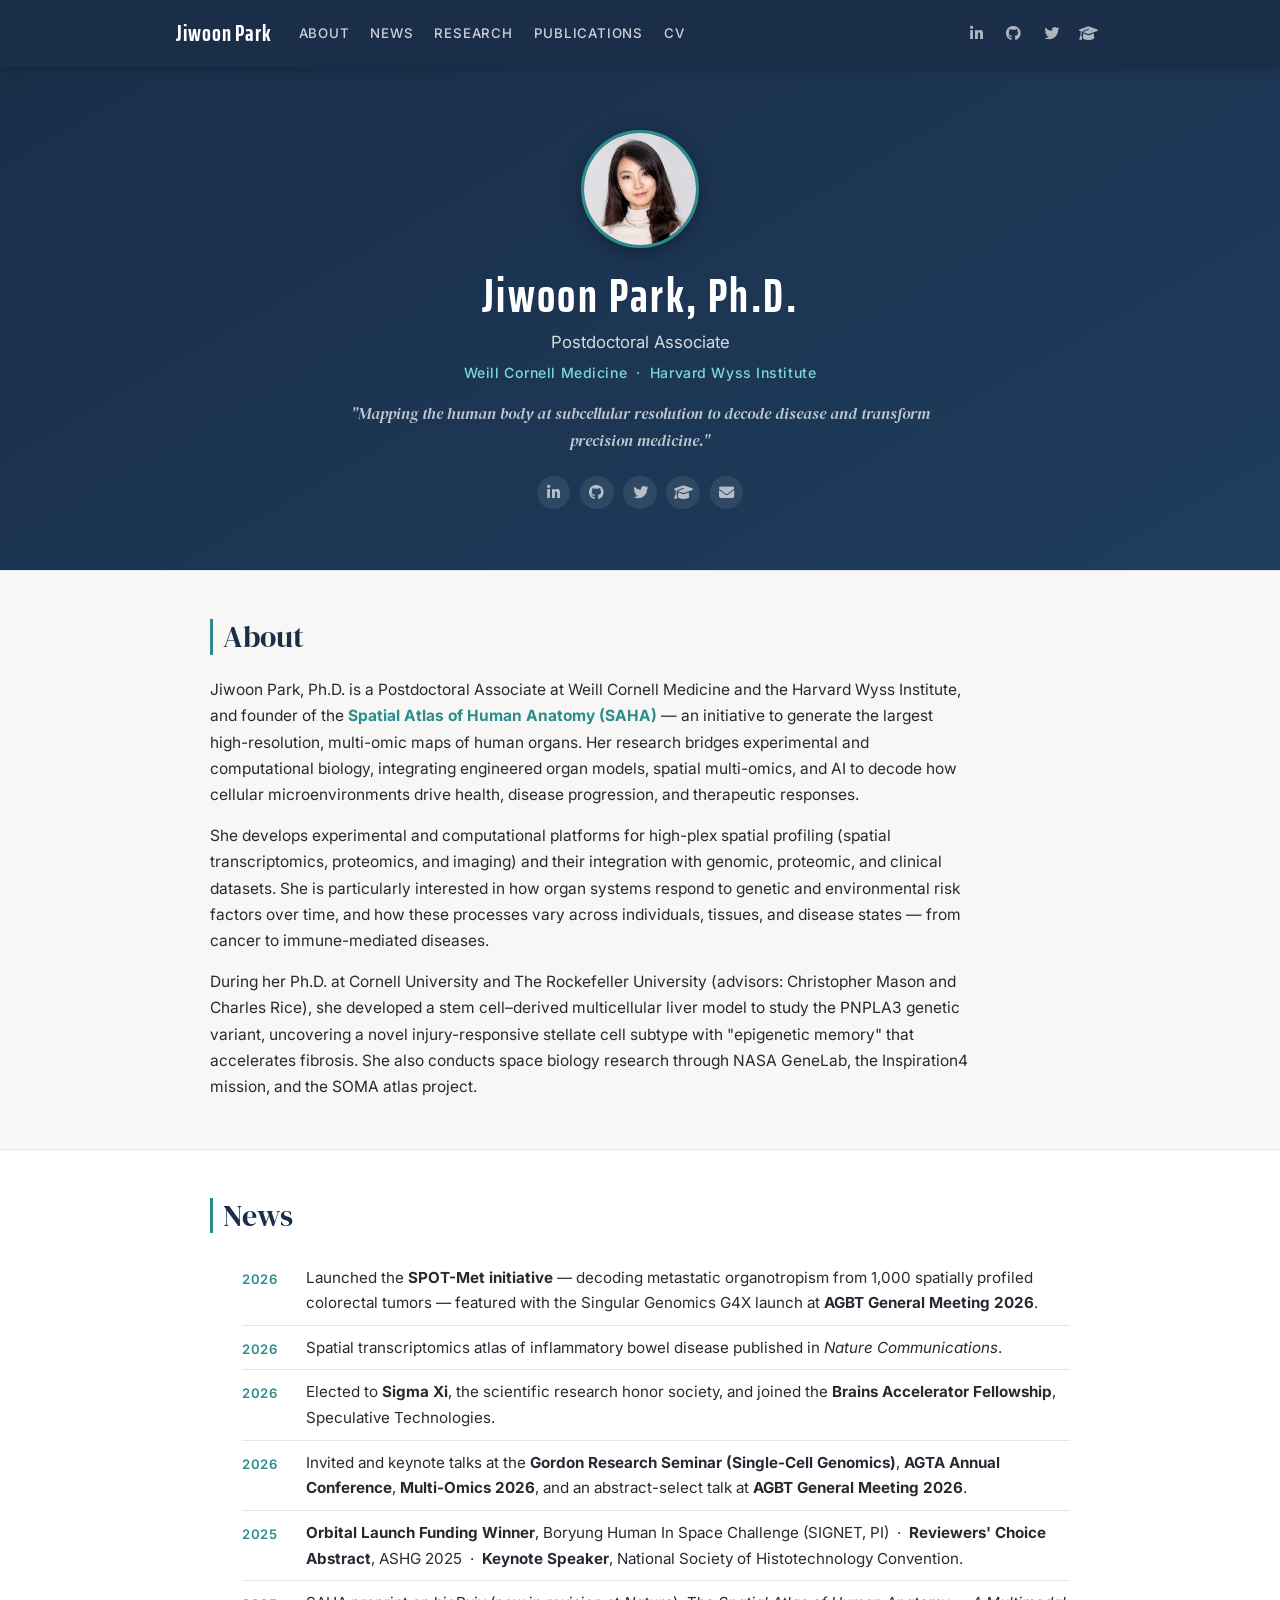
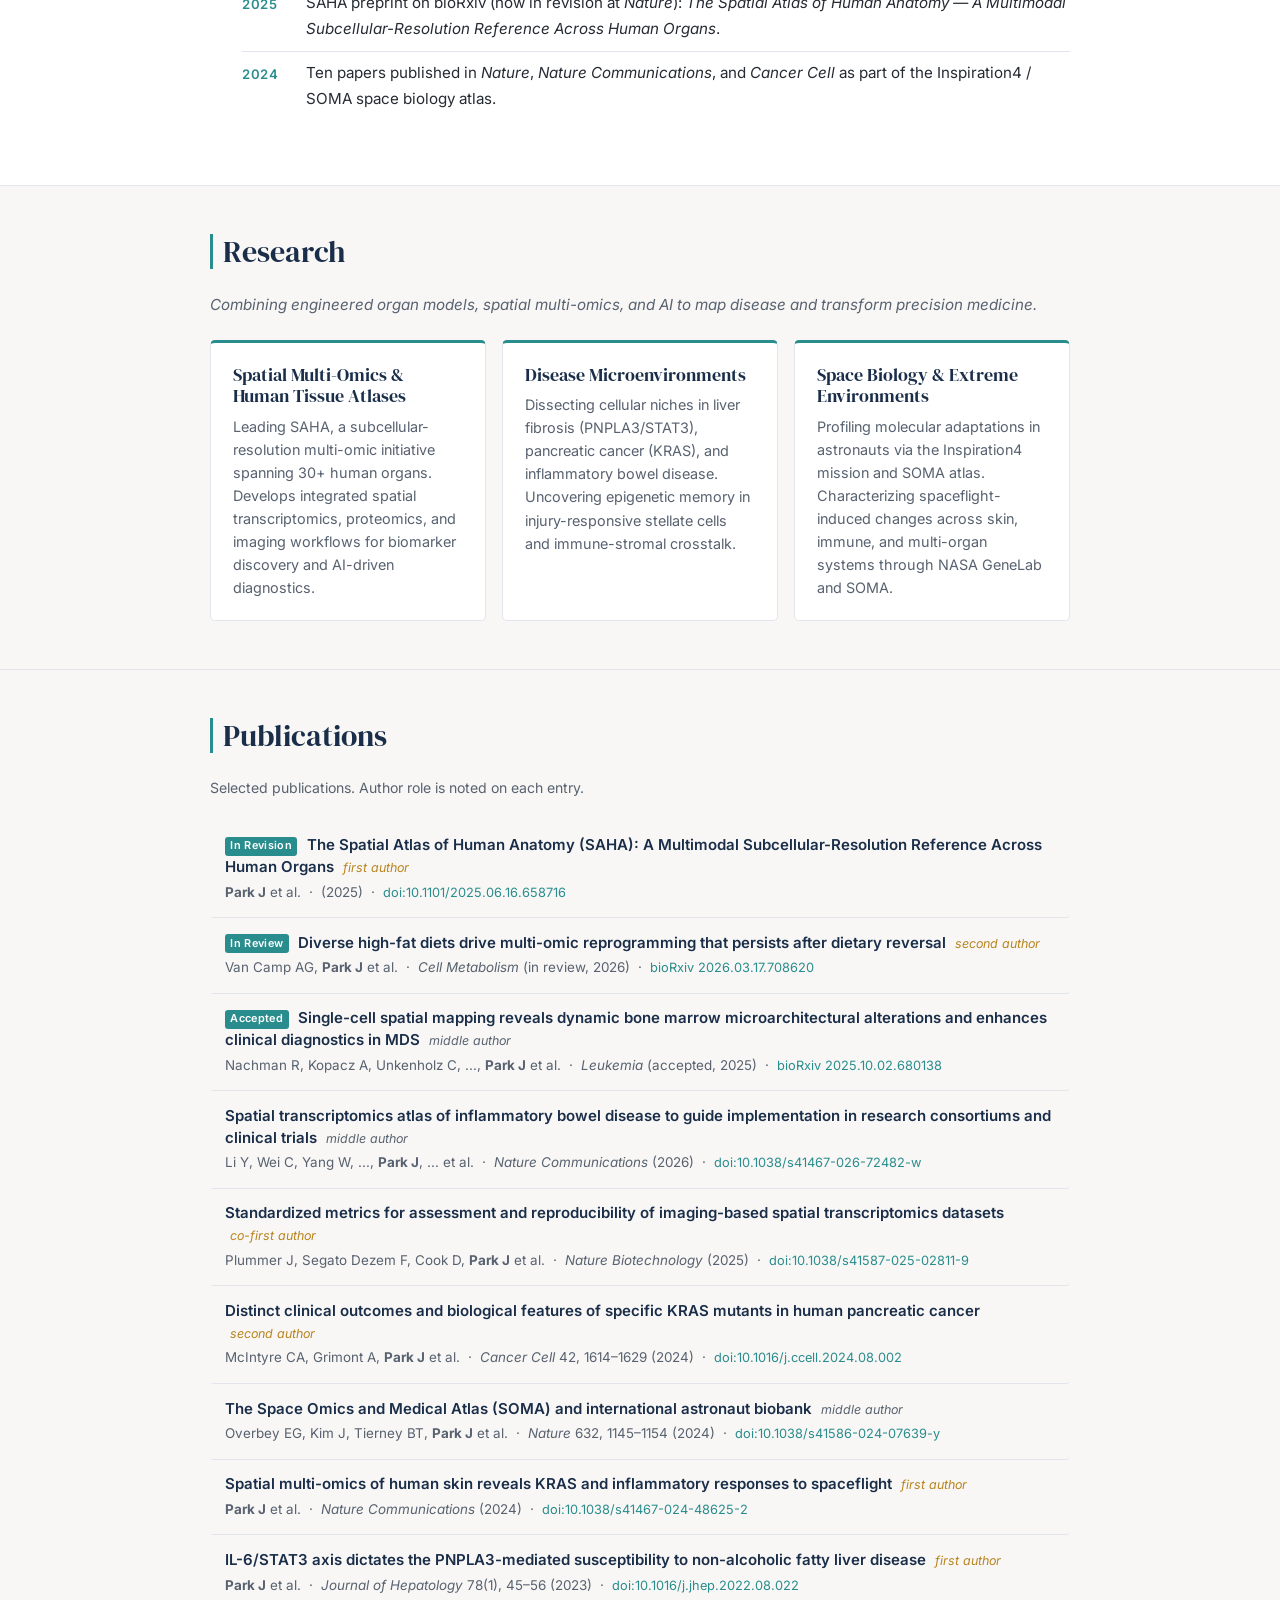
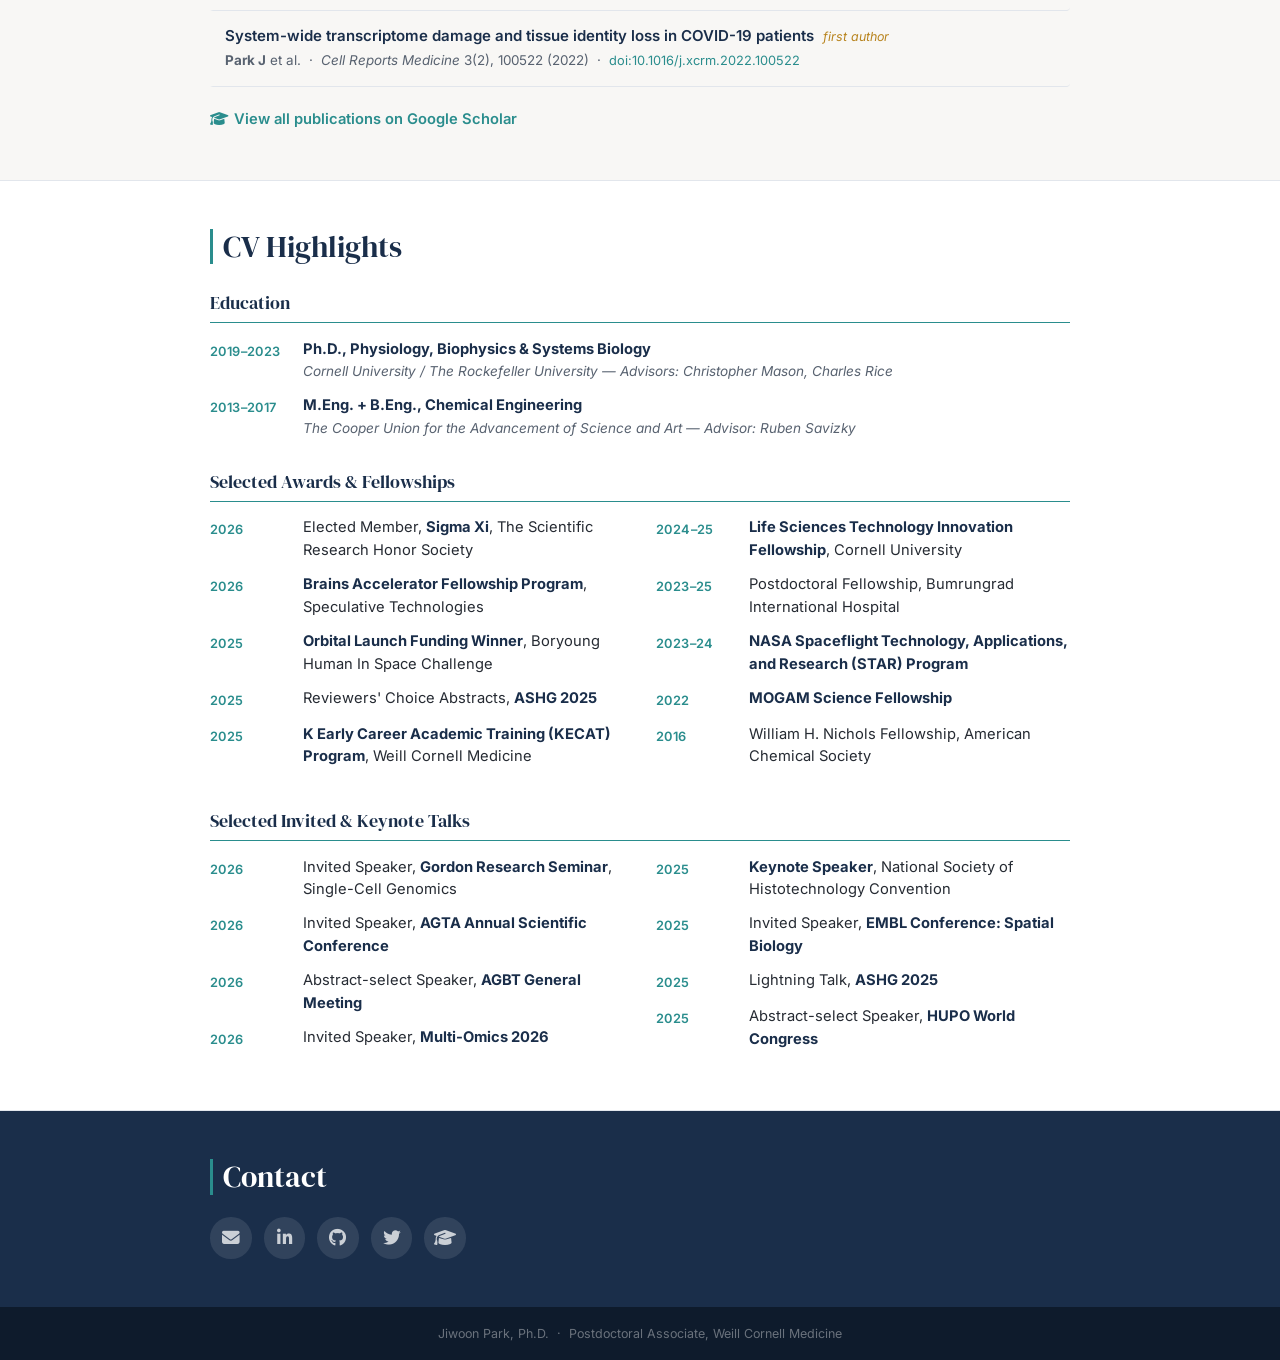
<file: index.html>
<!DOCTYPE html>
<html lang="en">
<head>
  <meta charset="utf-8" />
  <meta name="viewport" content="width=device-width, initial-scale=1" />
  <title>Jiwoon Park</title>
  <!-- Bootstrap 5 -->
  <link href="https://cdn.jsdelivr.net/npm/bootstrap@5.3.3/dist/css/bootstrap.min.css" rel="stylesheet" />
  <!-- Font Awesome -->
  <link href="https://cdnjs.cloudflare.com/ajax/libs/font-awesome/6.5.0/css/all.min.css" rel="stylesheet" />
  <!--
    Fonts:
    - Saira Extra Condensed: hero name / brand mark only
    - DM Serif Display: section headings (readable, scholarly, elegant)
    - Inter: body copy
  -->
  <link href="https://fonts.googleapis.com/css2?family=Saira+Extra+Condensed:wght@600;700&family=DM+Serif+Display:ital@0;1&family=Inter:wght@400;500;600&display=swap" rel="stylesheet" />
  <style>
    /* =====================
       DESIGN TOKENS
    ===================== */
    :root {
      /* OKLCH-informed palette — tinted neutrals, no pure grays */
      --clr-navy:      #1a2e4a;       /* primary / nav bg */
      --clr-teal:      #2a8d8d;       /* accent */
      --clr-bg:        #f8f7f5;       /* warm off-white, not pure #fafafa */
      --clr-surface:   #ffffff;
      --clr-text:      #262b33;       /* near-black with blue tint */
      --clr-muted:     #586270;       /* tinted, not pure gray */
      --clr-border:    #e2e6ec;
      --clr-gold:      #b8841e;       /* slightly deeper for WCAG AA */

      --font-brand:    'Saira Extra Condensed', sans-serif;   /* hero name only */
      --font-head:     'DM Serif Display', serif;             /* all section headings */
      --font-body:     'Inter', sans-serif;

      --max-w:         900px;
      --section-gap:   3rem;          /* tightened from 4rem */
    }

    /* =====================
       BASE
    ===================== */
    *, *::before, *::after { box-sizing: border-box; margin: 0; padding: 0; }
    html { scroll-behavior: smooth; }

    body {
      font-family: var(--font-body);
      font-size: 15.5px;
      color: var(--clr-text);
      background: var(--clr-bg);
      line-height: 1.7;
    }

    h1, h2, h3, h4 { color: var(--clr-navy); line-height: 1.2; }
    a { color: var(--clr-teal); text-decoration: none; }
    a:hover { color: var(--clr-navy); text-decoration: underline; }

    /* =====================
       NAVBAR
    ===================== */
    #topNav {
      background: var(--clr-navy);
      padding: 0.55rem 1.5rem;
      position: fixed;
      top: 0; left: 0; right: 0;
      z-index: 1000;
      box-shadow: 0 2px 10px rgba(0,0,0,0.22);
    }

    #topNav .navbar-brand {
      font-family: var(--font-brand);
      font-weight: 700;
      font-size: 1.45rem;
      color: #fff !important;
      letter-spacing: 0.04em;
    }

    #topNav .nav-link {
      font-family: var(--font-body);
      color: rgba(255,255,255,0.78) !important;
      font-size: 0.83rem;
      font-weight: 500;
      letter-spacing: 0.06em;
      text-transform: uppercase;
      padding: 0.35rem 0.65rem;
      transition: color 0.18s;
    }
    #topNav .nav-link:hover,
    #topNav .nav-link.active { color: #fff !important; }

    .social-icons-top { display: flex; gap: 0.45rem; align-items: center; }
    .social-icons-top a {
      color: rgba(255,255,255,0.65);
      font-size: 0.95rem;
      width: 1.9rem; height: 1.9rem;
      display: flex; align-items: center; justify-content: center;
      border-radius: 50%;
      transition: background 0.18s, color 0.18s;
    }
    .social-icons-top a:hover { background: var(--clr-teal); color: #fff; }

    /* =====================
       LAYOUT
    ===================== */
    .site-body { margin-top: 58px; }

    .content-wrap {
      max-width: var(--max-w);
      margin: 0 auto;
      padding: 0 1.25rem;
    }

    section { padding: var(--section-gap) 0; }
    section + section { border-top: 1px solid var(--clr-border); }

    /* Alternating section tints for visual rhythm */
    #news, #cv { background: var(--clr-surface); }

    /* =====================
       SECTION HEADINGS — DM Serif Display
    ===================== */
    .section-heading {
      font-family: var(--font-head);
      font-size: 1.85rem;
      font-weight: 400; /* DM Serif Display is naturally weighty at 400 */
      color: var(--clr-navy);
      border-left: 3px solid var(--clr-teal);
      padding-left: 0.65rem;
      margin-bottom: 1.4rem;
      letter-spacing: 0;
    }

    /* =====================
       HERO
    ===================== */
    #hero {
      background: linear-gradient(150deg, var(--clr-navy) 0%, #1e3d5c 100%);
      color: #fff;
      padding: 4.5rem 0 3.8rem;
      text-align: center;
    }

    .hero-photo {
      width: 118px; height: 118px;
      border-radius: 50%;
      border: 3px solid var(--clr-teal);
      object-fit: cover;
      margin-bottom: 1.2rem;
      box-shadow: 0 4px 20px rgba(0,0,0,0.32);
    }

    /* Hero name: Saira Extra Condensed is appropriate here as a display/logotype treatment */
    #hero h1 {
      font-family: var(--font-brand);
      font-size: 3rem;
      font-weight: 700;
      color: #fff;
      letter-spacing: 0.05em;
      margin-bottom: 0.2rem;
    }

    .hero-title {
      font-family: var(--font-body);
      font-size: 1.05rem;
      font-weight: 400;
      color: rgba(255,255,255,0.82);
      margin-bottom: 0.25rem;
    }

    .hero-affil {
      font-family: var(--font-body);
      font-size: 0.88rem;
      color: #7dd8d8; /* lighter teal against navy */
      margin-bottom: 1rem;
      font-weight: 500;
      letter-spacing: 0.04em;
    }

    .hero-tagline {
      font-family: var(--font-head);
      font-style: italic;
      font-size: 1rem;
      color: rgba(255,255,255,0.72);
      max-width: 580px;
      margin: 0 auto 1.4rem;
      line-height: 1.65;
    }

    .hero-social { display: flex; justify-content: center; gap: 0.6rem; }
    .hero-social a {
      color: rgba(255,255,255,0.65);
      background: rgba(255,255,255,0.08);
      width: 2.1rem; height: 2.1rem;
      border-radius: 50%;
      display: flex; align-items: center; justify-content: center;
      font-size: 0.95rem;
      transition: background 0.18s, color 0.18s;
    }
    .hero-social a:hover { background: var(--clr-teal); color: #fff; }

    /* =====================
       ABOUT
    ===================== */
    #about p {
      max-width: 760px;
      margin-bottom: 0.9rem;
      color: var(--clr-text);
    }
    #about p:last-child { margin-bottom: 0; }

    /* =====================
       NEWS
    ===================== */
    .news-list { list-style: none; }
    .news-list li {
      display: flex;
      gap: 1rem;
      padding: 0.55rem 0;
      border-bottom: 1px solid var(--clr-border);
      align-items: flex-start;
    }
    .news-list li:last-child { border-bottom: none; }

    .news-year {
      font-family: var(--font-body);
      font-weight: 600;
      font-size: 0.82rem;
      color: var(--clr-teal);
      min-width: 3rem;
      padding-top: 3px;
      letter-spacing: 0.04em;
    }

    .news-text { flex: 1; font-size: 0.95rem; }

    /* =====================
       RESEARCH
    ===================== */
    .research-card {
      background: var(--clr-surface);
      border: 1px solid var(--clr-border);
      border-top: 3px solid var(--clr-teal);
      border-radius: 5px;
      padding: 1.3rem 1.4rem;
      height: 100%;
      transition: box-shadow 0.2s;
    }
    .research-card:hover { box-shadow: 0 3px 16px rgba(26,46,74,0.09); }

    .research-card h3 {
      font-family: var(--font-head);
      font-size: 1.12rem;
      font-weight: 400;
      color: var(--clr-navy);
      margin-bottom: 0.5rem;
    }

    .research-card p {
      font-size: 0.9rem;
      color: var(--clr-muted);
      margin: 0;
      line-height: 1.6;
    }

    /* =====================
       PUBLICATIONS
    ===================== */
    .pub-entry {
      padding: 0.85rem 0.6rem 0.85rem 0.75rem;
      border-bottom: 1px solid var(--clr-border);
      border-left: 3px solid transparent;
      transition: border-color 0.18s, background 0.18s;
      border-radius: 0 4px 4px 0;
    }
    .pub-entry:last-child { border-bottom: none; }
    .pub-entry:hover {
      border-left-color: var(--clr-teal);
      background: rgba(42,141,141,0.04);
    }

    .pub-title {
      font-size: 0.94rem;
      font-weight: 600;
      color: var(--clr-navy);
      margin-bottom: 0.18rem;
      line-height: 1.45;
    }
    .pub-title a {
      color: var(--clr-navy);
      text-decoration: none;
    }
    .pub-title a:hover {
      color: var(--clr-teal);
      text-decoration: underline;
    }

    .pub-meta {
      font-size: 0.84rem;
      color: var(--clr-muted);
      margin-top: 0.1rem;
    }

    .badge-first {
      display: inline;
      font-size: 0.78rem;
      font-style: italic;
      font-weight: 400;
      color: var(--clr-gold);
      margin-left: 0.3rem;
      vertical-align: baseline;
      white-space: nowrap;
    }
    .badge-contrib {
      display: inline;
      font-size: 0.78rem;
      font-style: italic;
      font-weight: 400;
      color: var(--clr-muted);
      margin-left: 0.3rem;
      vertical-align: baseline;
      white-space: nowrap;
    }
    .badge-press {
      display: inline-block;
      font-size: 0.68rem;
      font-weight: 600;
      background: var(--clr-teal);
      color: #fff;
      padding: 0.15em 0.5em;
      border-radius: 3px;
      margin-right: 0.35rem;
      vertical-align: middle;
      white-space: nowrap;
      letter-spacing: 0.03em;
    }

    .scholar-link {
      margin-top: 1.25rem;
      font-size: 0.92rem;
    }
    .scholar-link a {
      display: inline-flex;
      align-items: center;
      gap: 0.35rem;
      color: var(--clr-teal);
      font-weight: 600;
    }
    .scholar-link a:hover { color: var(--clr-navy); }

    /* =====================
       CV HIGHLIGHTS
    ===================== */
    .cv-sub {
      font-family: var(--font-head);
      font-size: 1.15rem;
      font-weight: 400;
      color: var(--clr-navy);
      border-bottom: 1.5px solid var(--clr-teal);
      padding-bottom: 0.25rem;
      margin: 1.6rem 0 0.9rem;
    }
    .cv-sub:first-of-type { margin-top: 0; }

    .cv-row {
      display: flex;
      gap: 1rem;
      margin-bottom: 0.7rem;
      align-items: flex-start;
    }
    .cv-year {
      font-size: 0.8rem;
      font-weight: 600;
      color: var(--clr-teal);
      min-width: 4.8rem;
      padding-top: 3px;
      letter-spacing: 0.03em;
      flex-shrink: 0;
    }
    .cv-detail { flex: 1; font-size: 0.92rem; line-height: 1.55; }
    .cv-detail strong { color: var(--clr-navy); }
    .cv-detail em { color: var(--clr-muted); font-size: 0.85rem; }

    .awards-grid {
      display: grid;
      grid-template-columns: 1fr 1fr;
      column-gap: 2rem;
    }
    @media (max-width: 560px) { .awards-grid { grid-template-columns: 1fr; } }

    /* =====================
       CONTACT — icons only, no visible text
    ===================== */
    #contact {
      background: var(--clr-navy);
      padding: var(--section-gap) 0;
    }
    #contact .section-heading { color: #fff; border-color: var(--clr-teal); }

    .contact-icons {
      display: flex;
      flex-wrap: wrap;
      gap: 0.75rem;
      margin-top: 0.5rem;
    }
    .contact-icons a {
      width: 2.6rem; height: 2.6rem;
      border-radius: 50%;
      background: rgba(255,255,255,0.1);
      color: rgba(255,255,255,0.75);
      display: flex; align-items: center; justify-content: center;
      font-size: 1.1rem;
      transition: background 0.18s, color 0.18s;
      text-decoration: none;
    }
    .contact-icons a:hover {
      background: var(--clr-teal);
      color: #fff;
    }

    /* =====================
       FOOTER
    ===================== */
    footer {
      background: #0e1b2c;
      color: rgba(255,255,255,0.38);
      text-align: center;
      font-size: 0.78rem;
      padding: 1rem;
    }

    /* =====================
       RESPONSIVE
    ===================== */
    @media (max-width: 768px) {
      #hero h1 { font-size: 2.4rem; }
      .section-heading { font-size: 1.6rem; }
      :root { --section-gap: 2.2rem; }
    }
    @media (max-width: 480px) {
      #hero h1 { font-size: 2rem; }
      #hero { padding: 3.5rem 0 3rem; }
    }
  </style>
</head>
<body>

  <!-- ===== NAVBAR ===== -->
  <nav class="navbar navbar-expand-lg" id="topNav">
    <div class="container-fluid" style="max-width:960px; margin:0 auto; padding:0 1rem;">
      <a class="navbar-brand" href="#hero">Jiwoon Park</a>
      <button class="navbar-toggler border-0 p-0" type="button"
        data-bs-toggle="collapse" data-bs-target="#navLinks"
        aria-controls="navLinks" aria-expanded="false" aria-label="Toggle navigation"
        style="color:rgba(255,255,255,0.75); font-size:1.1rem;">
        <i class="fas fa-bars"></i>
      </button>
      <div class="collapse navbar-collapse" id="navLinks">
        <ul class="navbar-nav me-auto mb-2 mb-lg-0">
          <li class="nav-item"><a class="nav-link" href="#about">About</a></li>
          <li class="nav-item"><a class="nav-link" href="#news">News</a></li>
          <li class="nav-item"><a class="nav-link" href="#research">Research</a></li>
          <li class="nav-item"><a class="nav-link" href="#publications">Publications</a></li>
          <li class="nav-item"><a class="nav-link" href="#cv">CV</a></li>
        </ul>
        <div class="social-icons-top">
          <a href="https://www.linkedin.com/in/jiwoonpark/" target="_blank" aria-label="LinkedIn"><i class="fab fa-linkedin-in"></i></a>
          <a href="https://github.com/jpark-lab" target="_blank" aria-label="GitHub"><i class="fab fa-github"></i></a>
          <a href="https://twitter.com/JIWOONPARK_" target="_blank" aria-label="Twitter/X"><i class="fab fa-twitter"></i></a>
          <a href="https://scholar.google.com/citations?hl=en&user=yZaLZcsAAAAJ" target="_blank" aria-label="Google Scholar"><i class="fas fa-graduation-cap"></i></a>
        </div>
      </div>
    </div>
  </nav>

  <div class="site-body">
    <!-- ===== HERO ===== -->
    <section id="hero">
      <div class="content-wrap">
        <img src="assets/img/profile1.jpg" alt="Jiwoon Park"
          class="hero-photo" onerror="this.style.display='none'" />
        <h1>Jiwoon Park, Ph.D.</h1>
        <div class="hero-title">Postdoctoral Associate</div>
        <div class="hero-affil">Weill Cornell Medicine &nbsp;&middot;&nbsp; Harvard Wyss Institute</div>
        <p class="hero-tagline">"Mapping the human body at subcellular resolution to decode disease and transform precision medicine."</p>
        <div class="hero-social">
          <a href="https://www.linkedin.com/in/jiwoonpark/" target="_blank" aria-label="LinkedIn"><i class="fab fa-linkedin-in"></i></a>
          <a href="https://github.com/jpark-lab" target="_blank" aria-label="GitHub"><i class="fab fa-github"></i></a>
          <a href="https://twitter.com/JIWOONPARK_" target="_blank" aria-label="Twitter/X"><i class="fab fa-twitter"></i></a>
          <a href="https://scholar.google.com/citations?hl=en&user=yZaLZcsAAAAJ" target="_blank" aria-label="Google Scholar"><i class="fas fa-graduation-cap"></i></a>
          <a href="mailto:jip2007@med.cornell.edu" aria-label="Email"><i class="fas fa-envelope"></i></a>
        </div>
      </div>
    </section>

    <!-- ===== ABOUT ===== -->
    <section id="about">
      <div class="content-wrap">
        <h2 class="section-heading">About</h2>
        <p>
          Jiwoon Park, Ph.D. is a Postdoctoral Associate at Weill Cornell Medicine and the Harvard Wyss Institute,
          and founder of the <a href="https://saha-project.org" target="_blank"><strong>Spatial Atlas of Human Anatomy (SAHA)</strong></a> — an initiative to generate
          the largest high-resolution, multi-omic maps of human organs. Her research bridges experimental and
          computational biology, integrating engineered organ models, spatial multi-omics, and AI to decode how
          cellular microenvironments drive health, disease progression, and therapeutic responses.
        </p>
        <p>
          She develops experimental and computational platforms for high-plex spatial profiling (spatial
          transcriptomics, proteomics, and imaging) and their integration with genomic, proteomic, and clinical
          datasets. She is particularly interested in how organ systems respond to genetic and environmental
          risk factors over time, and how these processes vary across individuals, tissues, and disease
          states — from cancer to immune-mediated diseases.
        </p>
        <p>
          During her Ph.D. at Cornell University and The Rockefeller University (advisors: Christopher Mason
          and Charles Rice), she developed a stem cell–derived multicellular liver model to study the PNPLA3
          genetic variant, uncovering a novel injury-responsive stellate cell subtype with "epigenetic memory"
          that accelerates fibrosis. She also conducts space biology research through NASA GeneLab, the
          Inspiration4 mission, and the SOMA atlas project.
        </p>
      </div>
    </section>

    <!-- ===== NEWS ===== -->
    <section id="news">
      <div class="content-wrap">
        <h2 class="section-heading">News</h2>
        <ul class="news-list">
          <li><span class="news-year">2026</span>
            <span class="news-text">Launched the <strong>SPOT-Met initiative</strong> — decoding metastatic organotropism from 1,000 spatially profiled colorectal tumors — featured with the Singular Genomics G4X launch at <strong>AGBT General Meeting 2026</strong>.</span></li>
          <li><span class="news-year">2026</span>
            <span class="news-text">Spatial transcriptomics atlas of inflammatory bowel disease published in <em>Nature Communications</em>.</span></li>
          <li><span class="news-year">2026</span>
            <span class="news-text">Elected to <strong>Sigma Xi</strong>, the scientific research honor society, and joined the <strong>Brains Accelerator Fellowship</strong>, Speculative Technologies.</span></li>
          <li><span class="news-year">2026</span>
            <span class="news-text">Invited and keynote talks at the <strong>Gordon Research Seminar (Single-Cell Genomics)</strong>, <strong>AGTA Annual Conference</strong>, <strong>Multi-Omics 2026</strong>, and an abstract-select talk at <strong>AGBT General Meeting 2026</strong>.</span></li>
          <li><span class="news-year">2025</span>
            <span class="news-text"><strong>Orbital Launch Funding Winner</strong>, Boryung Human In Space Challenge (SIGNET, PI) &nbsp;&middot;&nbsp; <strong>Reviewers' Choice Abstract</strong>, ASHG 2025 &nbsp;&middot;&nbsp; <strong>Keynote Speaker</strong>, National Society of Histotechnology Convention.</span></li>
          <li><span class="news-year">2025</span>
            <span class="news-text">SAHA preprint on bioRxiv (now in revision at <em>Nature</em>): <em>The Spatial Atlas of Human Anatomy — A Multimodal Subcellular-Resolution Reference Across Human Organs</em>.</span></li>
          <li><span class="news-year">2024</span>
            <span class="news-text">Ten papers published in <em>Nature</em>, <em>Nature Communications</em>, and
              <em>Cancer Cell</em> as part of the Inspiration4 / SOMA space biology atlas.</span></li>
        </ul>
      </div>
    </section>

    <!-- ===== RESEARCH ===== -->
    <section id="research">
      <div class="content-wrap">
        <h2 class="section-heading">Research</h2>
        <p style="color:var(--clr-muted); font-style:italic; margin-bottom:1.4rem; font-size:0.95rem;">
          Combining engineered organ models, spatial multi-omics, and AI to map disease and transform precision medicine.
        </p>
        <div class="row g-3">
          <div class="col-md-4">
            <div class="research-card">
              <h3>Spatial Multi-Omics &amp; Human Tissue Atlases</h3>
              <p>Leading SAHA, a subcellular-resolution multi-omic initiative spanning 30+ human organs. Develops
                integrated spatial transcriptomics, proteomics, and imaging workflows for biomarker discovery
                and AI-driven diagnostics.</p>
            </div>
          </div>
          <div class="col-md-4">
            <div class="research-card">
              <h3>Disease Microenvironments</h3>
              <p>Dissecting cellular niches in liver fibrosis (PNPLA3/STAT3), pancreatic cancer (KRAS),
                and inflammatory bowel disease. Uncovering epigenetic memory in injury-responsive
                stellate cells and immune-stromal crosstalk.</p>
            </div>
          </div>
          <div class="col-md-4">
            <div class="research-card">
              <h3>Space Biology &amp; Extreme Environments</h3>
              <p>Profiling molecular adaptations in astronauts via the Inspiration4 mission and SOMA atlas.
                Characterizing spaceflight-induced changes across skin, immune, and multi-organ systems
                through NASA GeneLab and SOMA.</p>
            </div>
          </div>
        </div>
      </div>
    </section>

    <!-- ===== PUBLICATIONS ===== -->
    <section id="publications">
      <div class="content-wrap">
        <h2 class="section-heading">Publications</h2>
        <p style="color:var(--clr-muted); font-size:0.88rem; margin-bottom:1.3rem;">
          Selected publications. Author role is noted on each entry.
        </p>

        <!-- In revision / in review -->
        <div class="pub-entry">
          <div class="pub-title">
            <span class="badge-press">In Revision</span>
            <a href="https://doi.org/10.1101/2025.06.16.658716" target="_blank">
              The Spatial Atlas of Human Anatomy (SAHA): A Multimodal Subcellular-Resolution Reference Across Human Organs
            </a>
            <span class="badge-first">first author</span>
          </div>
          <div class="pub-meta"><strong>Park J</strong> et al. &nbsp;&middot;&nbsp; (2025) &nbsp;&middot;&nbsp;
            <a href="https://doi.org/10.1101/2025.06.16.658716" target="_blank" style="font-size:0.8rem;">doi:10.1101/2025.06.16.658716</a>
          </div>
        </div>

        <div class="pub-entry">
          <div class="pub-title">
            <span class="badge-press">In Review</span>
            <a href="https://doi.org/10.64898/2026.03.17.708620" target="_blank">
              Diverse high-fat diets drive multi-omic reprogramming that persists after dietary reversal
            </a>
            <span class="badge-first">second author</span>
          </div>
          <div class="pub-meta">Van Camp AG, <strong>Park J</strong> et al. &nbsp;&middot;&nbsp; <em>Cell Metabolism</em> (in review, 2026) &nbsp;&middot;&nbsp;
            <a href="https://doi.org/10.64898/2026.03.17.708620" target="_blank" style="font-size:0.8rem;">bioRxiv 2026.03.17.708620</a>
          </div>
        </div>

        <div class="pub-entry">
          <div class="pub-title">
            <span class="badge-press">Accepted</span>
            <a href="https://doi.org/10.1101/2025.10.02.680138" target="_blank">
              Single-cell spatial mapping reveals dynamic bone marrow microarchitectural alterations and enhances clinical diagnostics in MDS
            </a>
            <span class="badge-contrib">middle author</span>
          </div>
          <div class="pub-meta">Nachman R, Kopacz A, Unkenholz C, ..., <strong>Park J</strong> et al. &nbsp;&middot;&nbsp; <em>Leukemia</em> (accepted, 2025) &nbsp;&middot;&nbsp;
            <a href="https://doi.org/10.1101/2025.10.02.680138" target="_blank" style="font-size:0.8rem;">bioRxiv 2025.10.02.680138</a>
          </div>
        </div>

        <!-- Published — most recent + first-authored -->
        <div class="pub-entry">
          <div class="pub-title">
            <a href="https://doi.org/10.1038/s41467-026-72482-w" target="_blank">
              Spatial transcriptomics atlas of inflammatory bowel disease to guide implementation in research consortiums and clinical trials
            </a>
            <span class="badge-contrib">middle author</span>
          </div>
          <div class="pub-meta">Li Y, Wei C, Yang W, ..., <strong>Park J</strong>, ... et al. &nbsp;&middot;&nbsp; <em>Nature Communications</em> (2026) &nbsp;&middot;&nbsp;
            <a href="https://doi.org/10.1038/s41467-026-72482-w" target="_blank" style="font-size:0.8rem;">doi:10.1038/s41467-026-72482-w</a>
          </div>
        </div>

        <div class="pub-entry">
          <div class="pub-title">
            <a href="https://doi.org/10.1038/s41587-025-02811-9" target="_blank">
              Standardized metrics for assessment and reproducibility of imaging-based spatial transcriptomics datasets
            </a>
            <span class="badge-first">co-first author</span>
          </div>
          <div class="pub-meta">Plummer J, Segato Dezem F, Cook D, <strong>Park J</strong> et al. &nbsp;&middot;&nbsp; <em>Nature Biotechnology</em> (2025) &nbsp;&middot;&nbsp;
            <a href="https://doi.org/10.1038/s41587-025-02811-9" target="_blank" style="font-size:0.8rem;">doi:10.1038/s41587-025-02811-9</a>
          </div>
        </div>

        <div class="pub-entry">
          <div class="pub-title">
            <a href="https://doi.org/10.1016/j.ccell.2024.08.002" target="_blank">
              Distinct clinical outcomes and biological features of specific KRAS mutants in human pancreatic cancer
            </a>
            <span class="badge-first">second author</span>
          </div>
          <div class="pub-meta">McIntyre CA, Grimont A, <strong>Park J</strong> et al. &nbsp;&middot;&nbsp; <em>Cancer Cell</em> 42, 1614–1629 (2024) &nbsp;&middot;&nbsp;
            <a href="https://doi.org/10.1016/j.ccell.2024.08.002" target="_blank" style="font-size:0.8rem;">doi:10.1016/j.ccell.2024.08.002</a>
          </div>
        </div>

        <div class="pub-entry">
          <div class="pub-title">
            <a href="https://doi.org/10.1038/s41586-024-07639-y" target="_blank">
              The Space Omics and Medical Atlas (SOMA) and international astronaut biobank
            </a>
            <span class="badge-contrib">middle author</span>
          </div>
          <div class="pub-meta">Overbey EG, Kim J, Tierney BT, <strong>Park J</strong> et al. &nbsp;&middot;&nbsp; <em>Nature</em> 632, 1145–1154 (2024) &nbsp;&middot;&nbsp;
            <a href="https://doi.org/10.1038/s41586-024-07639-y" target="_blank" style="font-size:0.8rem;">doi:10.1038/s41586-024-07639-y</a>
          </div>
        </div>

        <div class="pub-entry">
          <div class="pub-title">
            <a href="https://doi.org/10.1038/s41467-024-48625-2" target="_blank">
              Spatial multi-omics of human skin reveals KRAS and inflammatory responses to spaceflight
            </a>
            <span class="badge-first">first author</span>
          </div>
          <div class="pub-meta"><strong>Park J</strong> et al. &nbsp;&middot;&nbsp; <em>Nature Communications</em> (2024) &nbsp;&middot;&nbsp;
            <a href="https://doi.org/10.1038/s41467-024-48625-2" target="_blank" style="font-size:0.8rem;">doi:10.1038/s41467-024-48625-2</a>
          </div>
        </div>

        <div class="pub-entry">
          <div class="pub-title">
            <a href="https://doi.org/10.1016/j.jhep.2022.08.022" target="_blank">
              IL-6/STAT3 axis dictates the PNPLA3-mediated susceptibility to non-alcoholic fatty liver disease
            </a>
            <span class="badge-first">first author</span>
          </div>
          <div class="pub-meta"><strong>Park J</strong> et al. &nbsp;&middot;&nbsp; <em>Journal of Hepatology</em> 78(1), 45–56 (2023) &nbsp;&middot;&nbsp;
            <a href="https://doi.org/10.1016/j.jhep.2022.08.022" target="_blank" style="font-size:0.8rem;">doi:10.1016/j.jhep.2022.08.022</a>
          </div>
        </div>

        <div class="pub-entry">
          <div class="pub-title">
            <a href="https://doi.org/10.1016/j.xcrm.2022.100522" target="_blank">
              System-wide transcriptome damage and tissue identity loss in COVID-19 patients
            </a>
            <span class="badge-first">first author</span>
          </div>
          <div class="pub-meta"><strong>Park J</strong> et al. &nbsp;&middot;&nbsp; <em>Cell Reports Medicine</em> 3(2), 100522 (2022) &nbsp;&middot;&nbsp;
            <a href="https://doi.org/10.1016/j.xcrm.2022.100522" target="_blank" style="font-size:0.8rem;">doi:10.1016/j.xcrm.2022.100522</a>
          </div>
        </div>

        <div class="scholar-link">
          <a href="https://scholar.google.com/citations?hl=en&user=yZaLZcsAAAAJ" target="_blank">
            <i class="fas fa-graduation-cap"></i> View all publications on Google Scholar
          </a>
        </div>
      </div>
    </section>

    <!-- ===== CV HIGHLIGHTS ===== -->
    <section id="cv">
      <div class="content-wrap">
        <h2 class="section-heading">CV Highlights</h2>

        <div class="cv-sub">Education</div>
        <div class="cv-row">
          <span class="cv-year">2019–2023</span>
          <span class="cv-detail">
            <strong>Ph.D., Physiology, Biophysics &amp; Systems Biology</strong><br>
            <em>Cornell University / The Rockefeller University &mdash; Advisors: Christopher Mason, Charles Rice</em>
          </span>
        </div>
        <div class="cv-row">
          <span class="cv-year">2013–2017</span>
          <span class="cv-detail">
            <strong>M.Eng. + B.Eng., Chemical Engineering</strong><br>
            <em>The Cooper Union for the Advancement of Science and Art &mdash; Advisor: Ruben Savizky</em>
          </span>
        </div>


<div class="cv-sub">Selected Awards &amp; Fellowships</div>
        <div class="awards-grid">
          <div>
            <div class="cv-row"><span class="cv-year">2026</span><span class="cv-detail">Elected Member, <strong>Sigma Xi</strong>, The Scientific Research Honor Society</span></div>
            <div class="cv-row"><span class="cv-year">2026</span><span class="cv-detail"><strong>Brains Accelerator Fellowship Program</strong>, Speculative Technologies</span></div>
            <div class="cv-row"><span class="cv-year">2025</span><span class="cv-detail"><strong>Orbital Launch Funding Winner</strong>, Boryoung Human In Space Challenge</span></div>
            <div class="cv-row"><span class="cv-year">2025</span><span class="cv-detail">Reviewers' Choice Abstracts, <strong>ASHG 2025</strong></span></div>
            <div class="cv-row"><span class="cv-year">2025</span><span class="cv-detail"><strong>K Early Career Academic Training (KECAT) Program</strong>, Weill Cornell Medicine</span></div>
          </div>
          <div>
            <div class="cv-row"><span class="cv-year">2024–25</span><span class="cv-detail"><strong>Life Sciences Technology Innovation Fellowship</strong>, Cornell University</span></div>
            <div class="cv-row"><span class="cv-year">2023–25</span><span class="cv-detail">Postdoctoral Fellowship, Bumrungrad International Hospital</span></div>
            <div class="cv-row"><span class="cv-year">2023–24</span><span class="cv-detail"><strong>NASA Spaceflight Technology, Applications, and Research (STAR) Program</strong></span></div>
            <div class="cv-row"><span class="cv-year">2022</span><span class="cv-detail"><strong>MOGAM Science Fellowship</strong></span></div>
            <div class="cv-row"><span class="cv-year">2016</span><span class="cv-detail">William H. Nichols Fellowship, American Chemical Society</span></div>
          </div>
        </div>

<div class="cv-sub">Selected Invited &amp; Keynote Talks</div>
        <div class="awards-grid">
          <div>
            <div class="cv-row"><span class="cv-year">2026</span><span class="cv-detail">Invited Speaker, <strong>Gordon Research Seminar</strong>, Single-Cell Genomics</span></div>
            <div class="cv-row"><span class="cv-year">2026</span><span class="cv-detail">Invited Speaker, <strong>AGTA Annual Scientific Conference</strong></span></div>
            <div class="cv-row"><span class="cv-year">2026</span><span class="cv-detail">Abstract-select Speaker, <strong>AGBT General Meeting</strong></span></div>
            <div class="cv-row"><span class="cv-year">2026</span><span class="cv-detail">Invited Speaker, <strong>Multi-Omics 2026</strong></span></div>
          </div>
          <div>
            <div class="cv-row"><span class="cv-year">2025</span><span class="cv-detail"><strong>Keynote Speaker</strong>, National Society of Histotechnology Convention</span></div>
            <div class="cv-row"><span class="cv-year">2025</span><span class="cv-detail">Invited Speaker, <strong>EMBL Conference: Spatial Biology</strong></span></div>
            <div class="cv-row"><span class="cv-year">2025</span><span class="cv-detail">Lightning Talk, <strong>ASHG 2025</strong></span></div>
            <div class="cv-row"><span class="cv-year">2025</span><span class="cv-detail">Abstract-select Speaker, <strong>HUPO World Congress</strong></span></div>
          </div>
        </div>
      </div>
    </section>

    <!-- ===== CONTACT — icons only ===== -->
    <section id="contact">
      <div class="content-wrap">
        <h2 class="section-heading">Contact</h2>
        <div class="contact-icons">
          <a href="mailto:jip2007@med.cornell.edu" aria-label="Email"><i class="fas fa-envelope"></i></a>
          <a href="https://www.linkedin.com/in/jiwoonpark/" target="_blank" aria-label="LinkedIn"><i class="fab fa-linkedin-in"></i></a>
          <a href="https://github.com/jpark-lab" target="_blank" aria-label="GitHub"><i class="fab fa-github"></i></a>
          <a href="https://twitter.com/JIWOONPARK_" target="_blank" aria-label="Twitter/X"><i class="fab fa-twitter"></i></a>
          <a href="https://scholar.google.com/citations?hl=en&user=yZaLZcsAAAAJ" target="_blank" aria-label="Google Scholar"><i class="fas fa-graduation-cap"></i></a>
        </div>
      </div>
    </section>

  </div><!-- /.site-body -->

  <footer>
    Jiwoon Park, Ph.D. &nbsp;&middot;&nbsp; Postdoctoral Associate, Weill Cornell Medicine
    
  </footer>

  <!-- Bootstrap 5 JS -->
  <script src="https://cdn.jsdelivr.net/npm/bootstrap@5.3.3/dist/js/bootstrap.bundle.min.js"></script>

  <script>
    // Scrollspy + smooth-scroll
    (function () {
      const sections = document.querySelectorAll('section[id]');
      const links    = document.querySelectorAll('#topNav .nav-link');
      const NAV_H    = 58;

      function highlight() {
        let active = '';
        sections.forEach(s => {
          if (window.scrollY >= s.offsetTop - NAV_H - 10) active = s.id;
        });
        links.forEach(l => {
          l.classList.toggle('active', l.getAttribute('href') === '#' + active);
        });
      }

      window.addEventListener('scroll', highlight, { passive: true });
      highlight();

      links.forEach(l => {
        l.addEventListener('click', e => {
          const target = document.querySelector(l.getAttribute('href'));
          if (!target) return;
          e.preventDefault();
          window.scrollTo({ top: target.offsetTop - NAV_H, behavior: 'smooth' });
          const col = document.querySelector('#navLinks');
          if (col?.classList.contains('show')) bootstrap.Collapse.getInstance(col)?.hide();
        });
      });
    })();
  </script>
</body>
</html>
</file>
